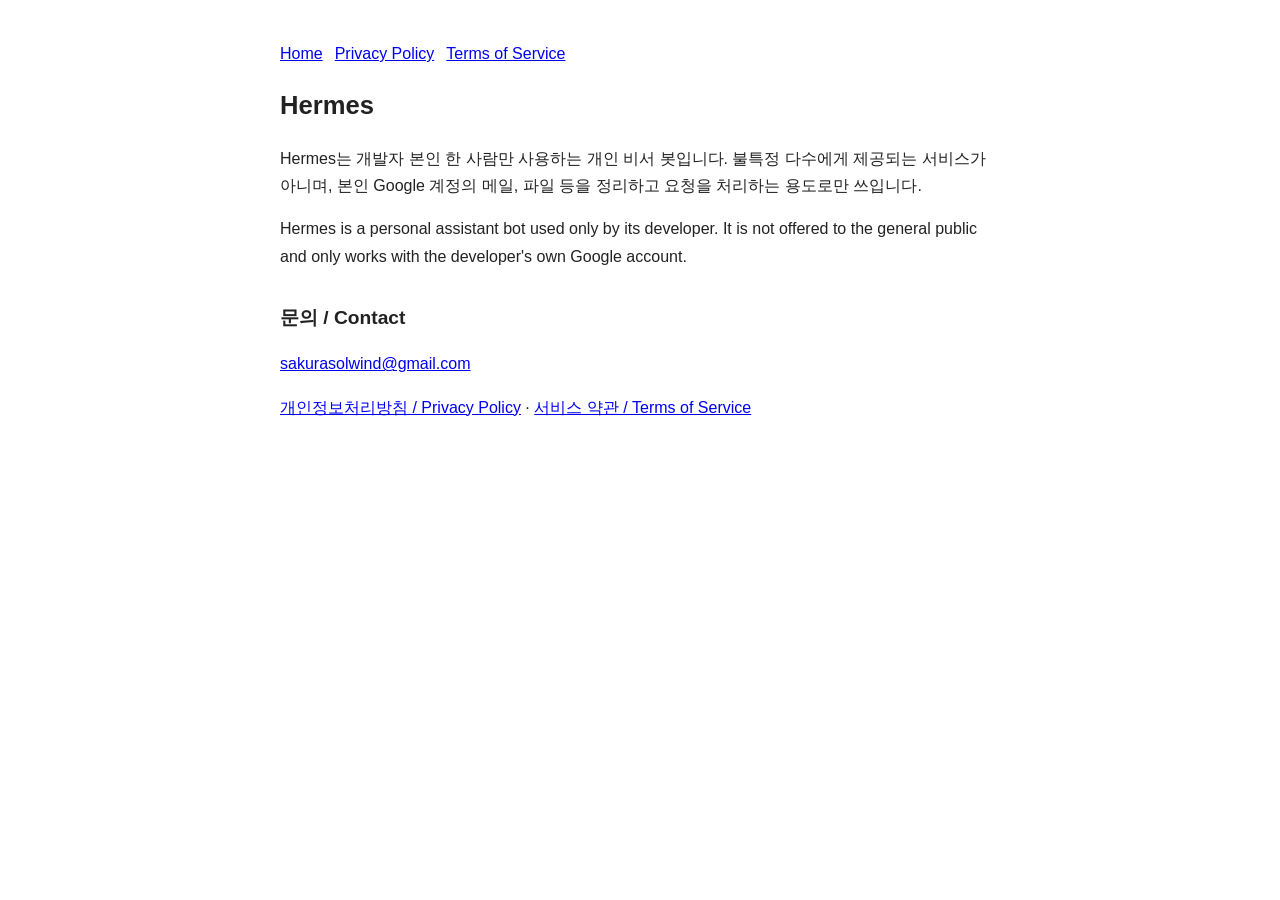
<file: index.html>
<!doctype html><html lang="ko"><head><meta charset="utf-8"><meta name="viewport" content="width=device-width,initial-scale=1"><title>Hermes</title><style>body{font-family:-apple-system,"Apple SD Gothic Neo",Segoe UI,sans-serif;max-width:720px;margin:40px auto;padding:0 16px;line-height:1.7;color:#222}h1{font-size:1.6rem}h2{font-size:1.2rem;margin-top:2rem}nav a{margin-right:12px}</style></head><body><nav><a href="index.html">Home</a><a href="privacy.html">Privacy Policy</a><a href="terms.html">Terms of Service</a></nav><h1>Hermes</h1>
<p>Hermes는 개발자 본인 한 사람만 사용하는 개인 비서 봇입니다. 불특정 다수에게 제공되는 서비스가 아니며, 본인 Google 계정의 메일, 파일 등을 정리하고 요청을 처리하는 용도로만 쓰입니다.</p>
<p>Hermes is a personal assistant bot used only by its developer. It is not offered to the general public and only works with the developer's own Google account.</p>
<h2>문의 / Contact</h2>
<p><a href="mailto:sakurasolwind@gmail.com">sakurasolwind@gmail.com</a></p>
<p><a href="privacy.html">개인정보처리방침 / Privacy Policy</a> · <a href="terms.html">서비스 약관 / Terms of Service</a></p></body></html>
</file>
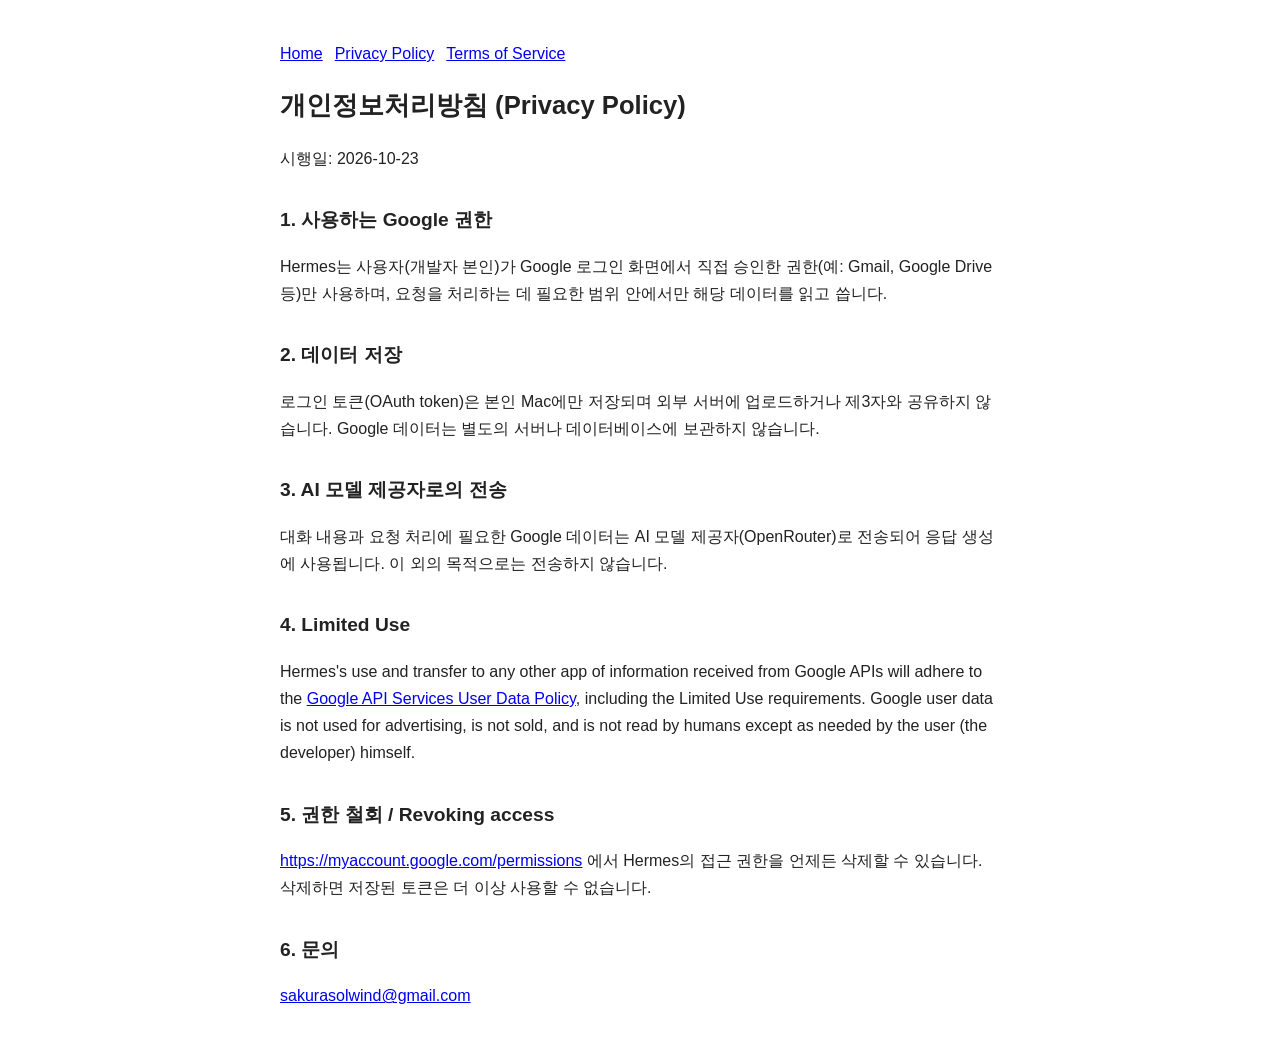
<file: privacy.html>
<!doctype html><html lang="ko"><head><meta charset="utf-8"><meta name="viewport" content="width=device-width,initial-scale=1"><title>Hermes Privacy Policy</title><style>body{font-family:-apple-system,"Apple SD Gothic Neo",Segoe UI,sans-serif;max-width:720px;margin:40px auto;padding:0 16px;line-height:1.7;color:#222}h1{font-size:1.6rem}h2{font-size:1.2rem;margin-top:2rem}nav a{margin-right:12px}</style></head><body><nav><a href="index.html">Home</a><a href="privacy.html">Privacy Policy</a><a href="terms.html">Terms of Service</a></nav><h1>개인정보처리방침 (Privacy Policy)</h1>
<p>시행일: 2026-10-23</p>
<h2>1. 사용하는 Google 권한</h2>
<p>Hermes는 사용자(개발자 본인)가 Google 로그인 화면에서 직접 승인한 권한(예: Gmail, Google Drive 등)만 사용하며, 요청을 처리하는 데 필요한 범위 안에서만 해당 데이터를 읽고 씁니다.</p>
<h2>2. 데이터 저장</h2>
<p>로그인 토큰(OAuth token)은 본인 Mac에만 저장되며 외부 서버에 업로드하거나 제3자와 공유하지 않습니다. Google 데이터는 별도의 서버나 데이터베이스에 보관하지 않습니다.</p>
<h2>3. AI 모델 제공자로의 전송</h2>
<p>대화 내용과 요청 처리에 필요한 Google 데이터는 AI 모델 제공자(OpenRouter)로 전송되어 응답 생성에 사용됩니다. 이 외의 목적으로는 전송하지 않습니다.</p>
<h2>4. Limited Use</h2>
<p>Hermes's use and transfer to any other app of information received from Google APIs will adhere to the <a href="https://developers.google.com/terms/api-services-user-data-policy#limited-use">Google API Services User Data Policy</a>, including the Limited Use requirements. Google user data is not used for advertising, is not sold, and is not read by humans except as needed by the user (the developer) himself.</p>
<h2>5. 권한 철회 / Revoking access</h2>
<p><a href="https://myaccount.google.com/permissions">https://myaccount.google.com/permissions</a> 에서 Hermes의 접근 권한을 언제든 삭제할 수 있습니다. 삭제하면 저장된 토큰은 더 이상 사용할 수 없습니다.</p>
<h2>6. 문의</h2>
<p><a href="mailto:sakurasolwind@gmail.com">sakurasolwind@gmail.com</a></p></body></html>
</file>
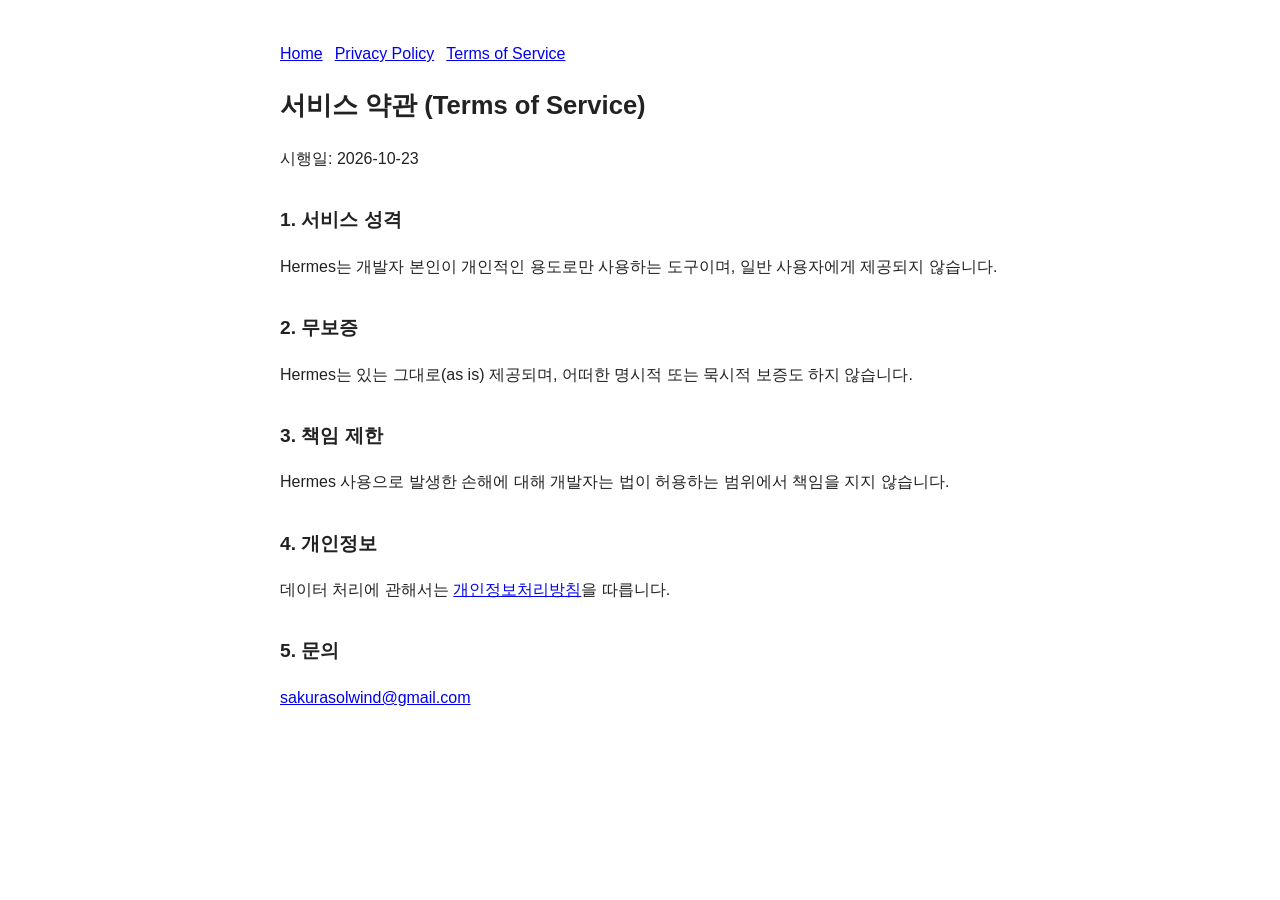
<file: terms.html>
<!doctype html><html lang="ko"><head><meta charset="utf-8"><meta name="viewport" content="width=device-width,initial-scale=1"><title>Hermes Terms of Service</title><style>body{font-family:-apple-system,"Apple SD Gothic Neo",Segoe UI,sans-serif;max-width:720px;margin:40px auto;padding:0 16px;line-height:1.7;color:#222}h1{font-size:1.6rem}h2{font-size:1.2rem;margin-top:2rem}nav a{margin-right:12px}</style></head><body><nav><a href="index.html">Home</a><a href="privacy.html">Privacy Policy</a><a href="terms.html">Terms of Service</a></nav><h1>서비스 약관 (Terms of Service)</h1>
<p>시행일: 2026-10-23</p>
<h2>1. 서비스 성격</h2>
<p>Hermes는 개발자 본인이 개인적인 용도로만 사용하는 도구이며, 일반 사용자에게 제공되지 않습니다.</p>
<h2>2. 무보증</h2>
<p>Hermes는 있는 그대로(as is) 제공되며, 어떠한 명시적 또는 묵시적 보증도 하지 않습니다.</p>
<h2>3. 책임 제한</h2>
<p>Hermes 사용으로 발생한 손해에 대해 개발자는 법이 허용하는 범위에서 책임을 지지 않습니다.</p>
<h2>4. 개인정보</h2>
<p>데이터 처리에 관해서는 <a href="privacy.html">개인정보처리방침</a>을 따릅니다.</p>
<h2>5. 문의</h2>
<p><a href="mailto:sakurasolwind@gmail.com">sakurasolwind@gmail.com</a></p></body></html>
</file>
